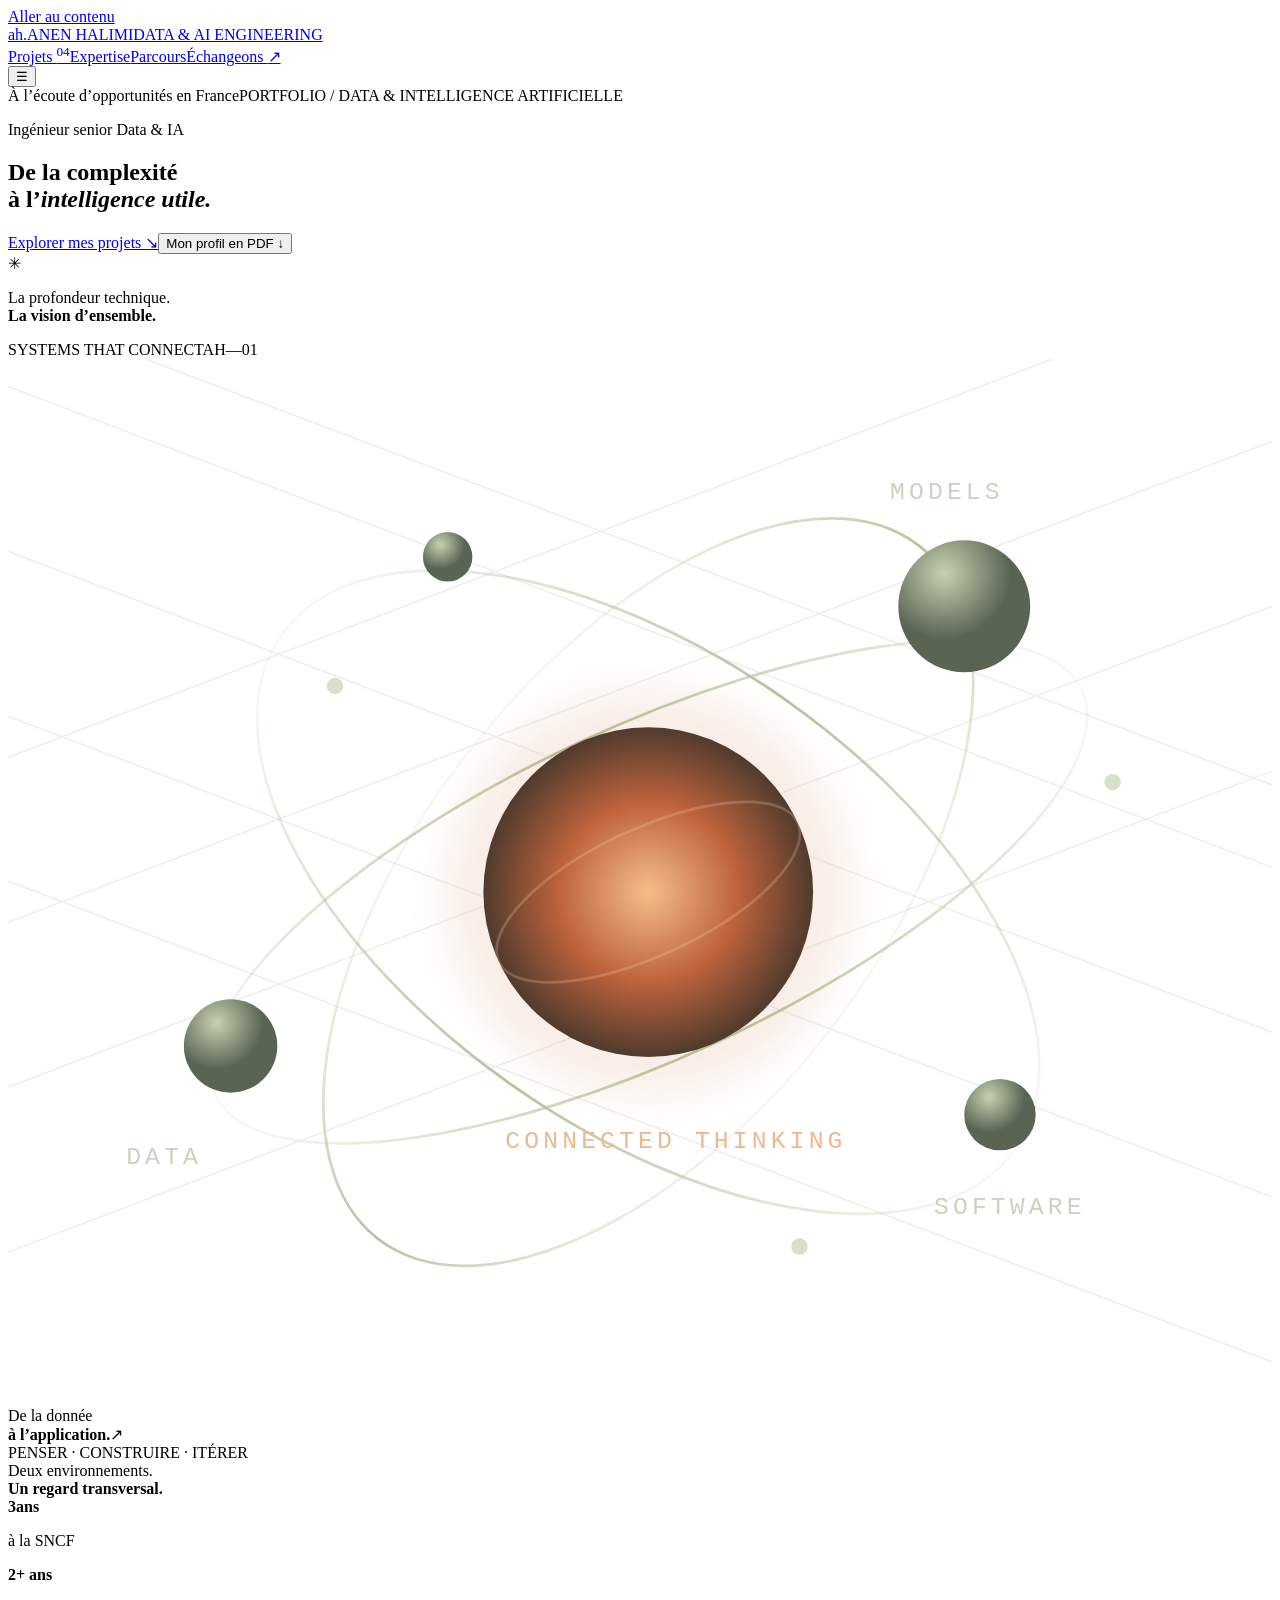
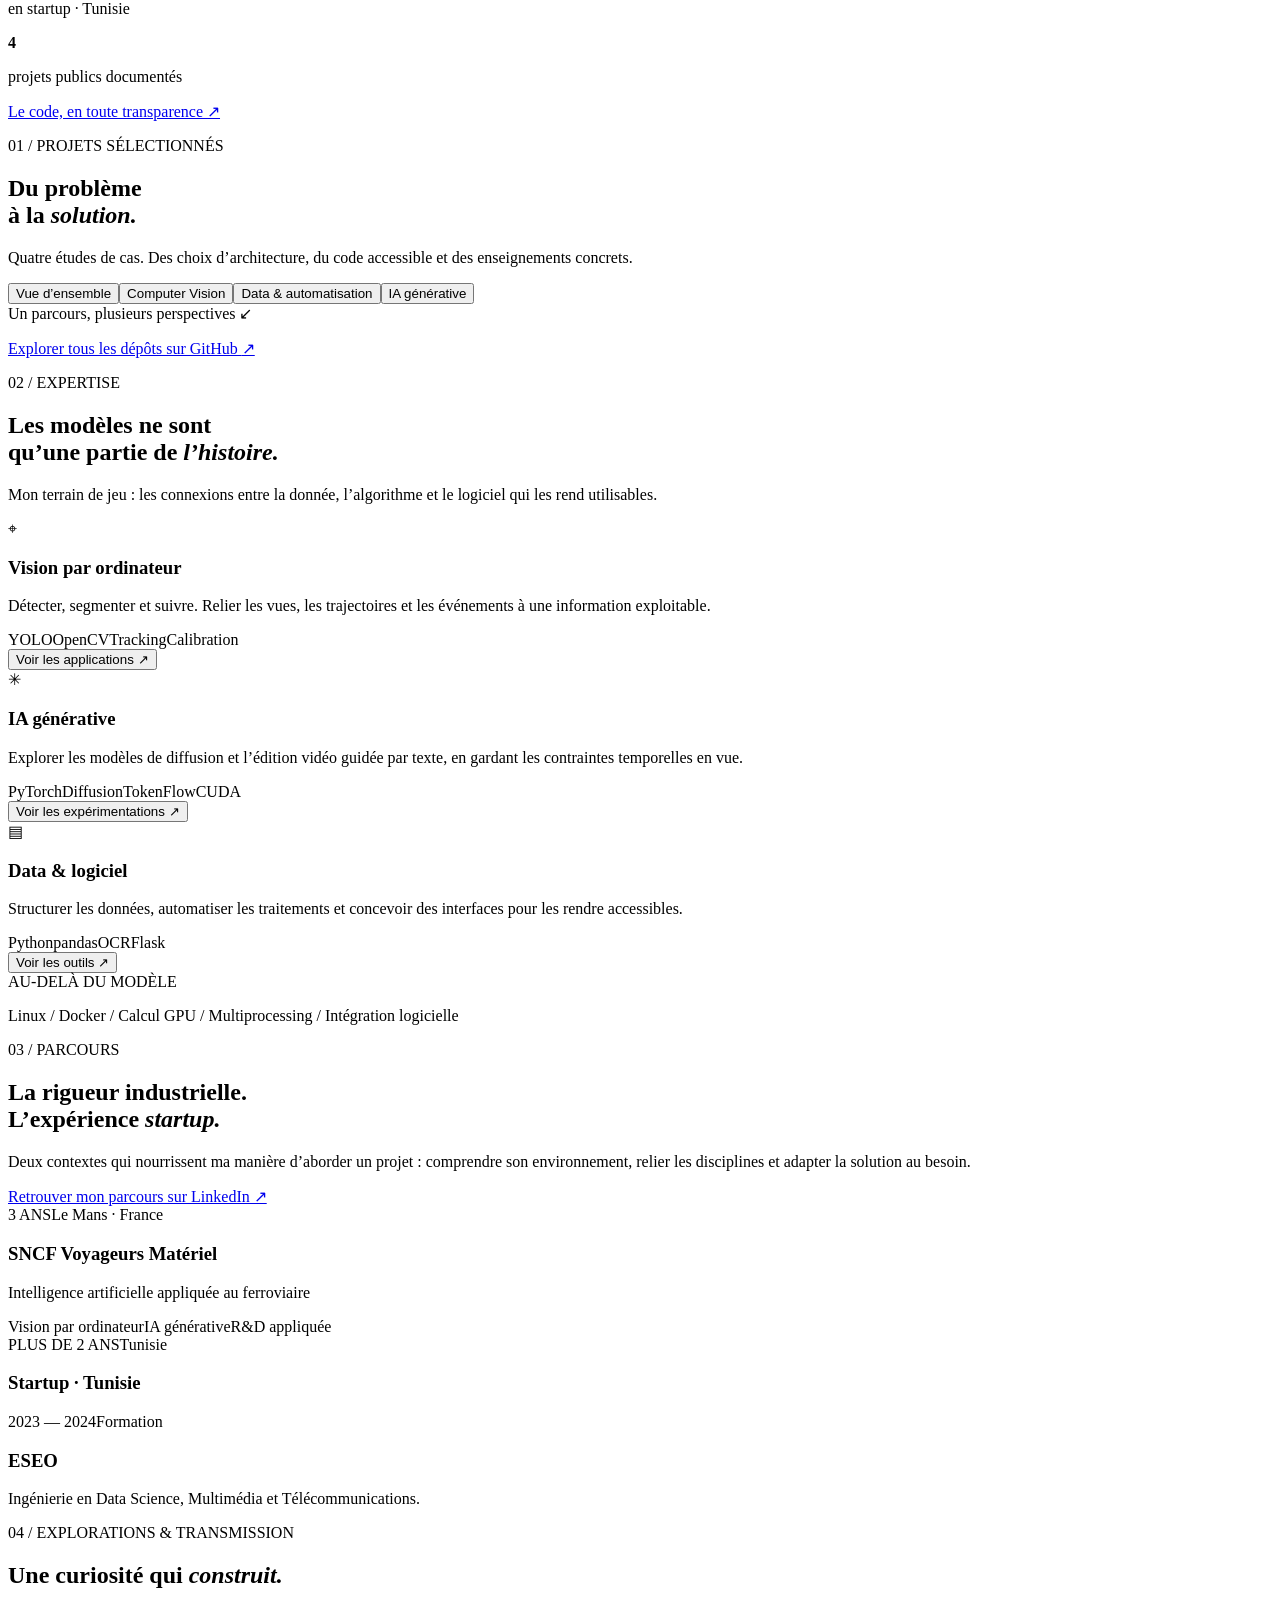
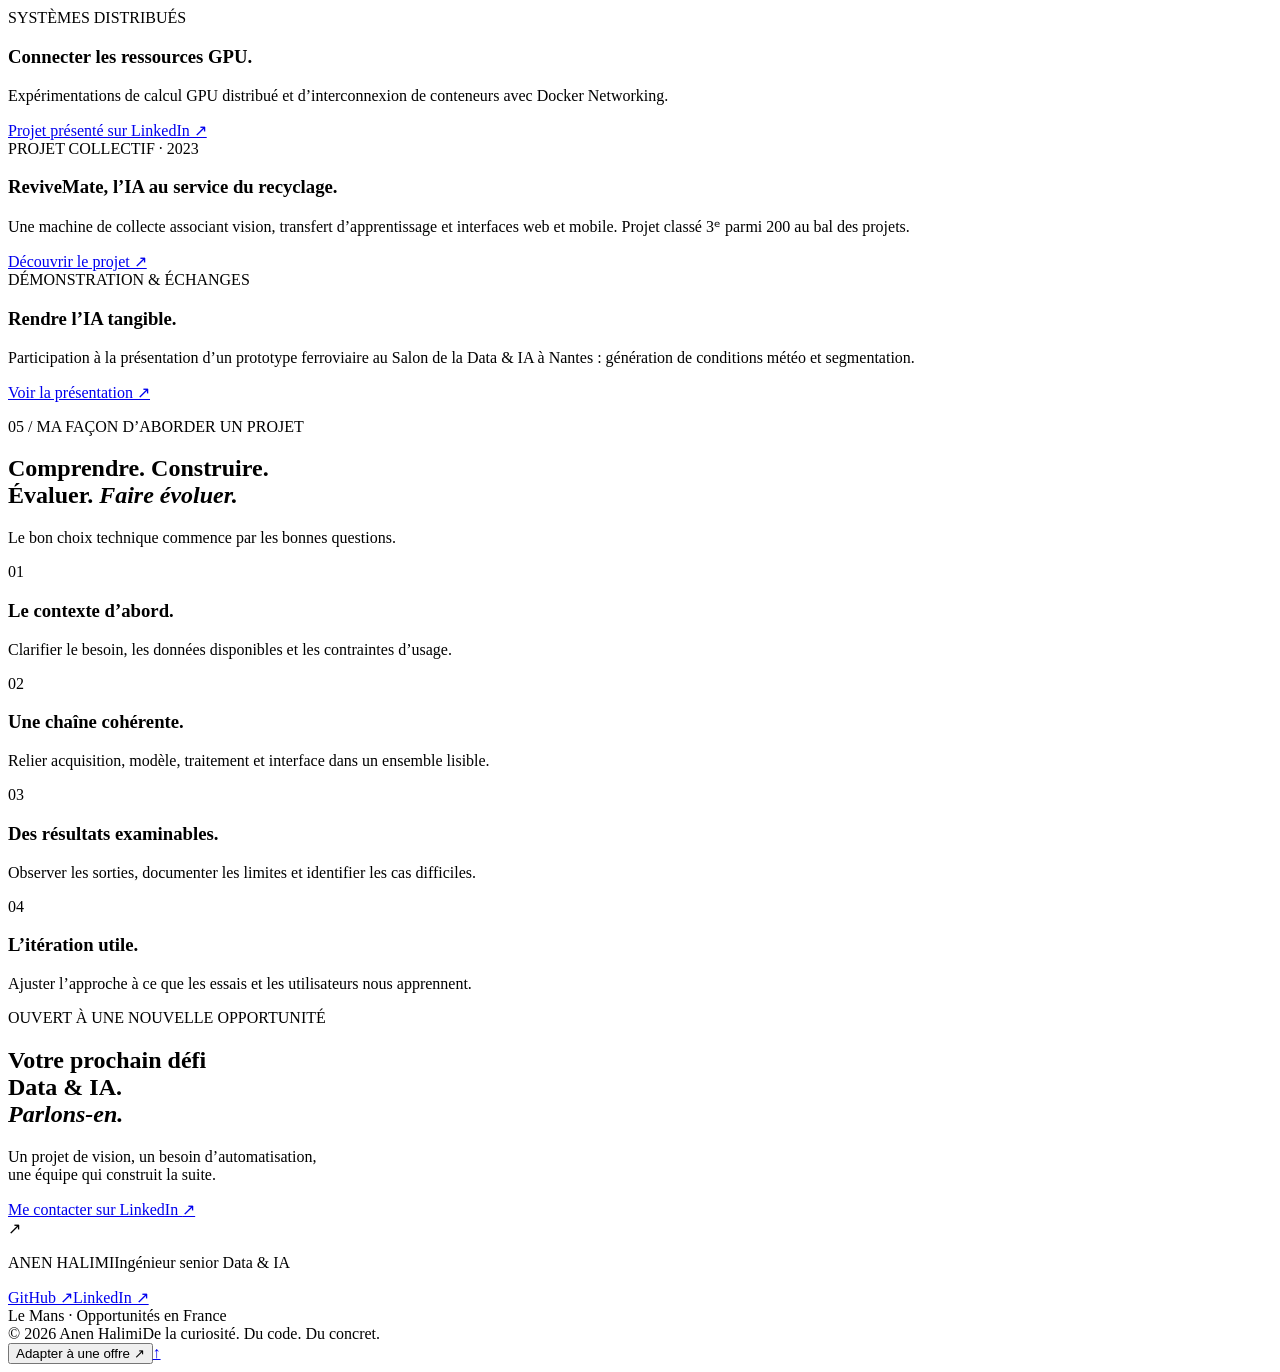
<file: src/index.html>
<!doctype html>
<html lang="fr">
<head>
  <meta charset="utf-8"><meta name="viewport" content="width=device-width,initial-scale=1">
  <meta name="description" content="Anen Halimi, ingénieur senior Data & IA. Vision par ordinateur, IA générative et automatisation. Découvrez mes projets et mon parcours.">
  <meta name="theme-color" content="#f5f4ee"><meta property="og:title" content="Anen Halimi — Ingénieur senior Data & IA"><meta property="og:description" content="Des modèles aux applications : Computer Vision, IA générative et automatisation documentaire."><meta property="og:type" content="website">
  <title>Anen Halimi — Ingénieur senior Data & IA</title>
  <link rel="icon" href="data:image/svg+xml,%3Csvg xmlns='http://www.w3.org/2000/svg' viewBox='0 0 64 64'%3E%3Crect width='64' height='64' rx='15' fill='%23262a25'/%3E%3Ctext x='32' y='43' text-anchor='middle' fill='%23f5f4ee' font-family='Arial' font-size='31'%3Eah%3C/text%3E%3C/svg%3E">
  <style id="site-styles">/* INLINE_STYLES */</style>
</head>
<body>
<a class="skip-link" href="#main">Aller au contenu</a><div class="scroll-progress" aria-hidden="true"></div>
<header><div class="wrap navigation"><a href="#" class="logo" aria-label="Anen Halimi, accueil">ah<span class="logo-dot">.</span><span class="logo-name">ANEN HALIMI<span>DATA & AI ENGINEERING</span></span></a><nav aria-label="Navigation principale"><a href="#projets">Projets <sup>04</sup></a><a href="#expertise">Expertise</a><a href="#parcours">Parcours</a><a href="#contact" class="nav-contact">Échangeons <span>↗</span></a></nav><button class="menu-toggle" aria-label="Ouvrir le menu" aria-expanded="false">☰</button></div></header>
<main id="main">
  <section class="wrap hero" aria-labelledby="hero-heading"><div class="hero-top"><span class="availability"><span class="status-dot"></span>À l’écoute d’opportunités en France</span><span class="edition">PORTFOLIO / DATA & INTELLIGENCE ARTIFICIELLE</span></div><div class="hero-grid"><div class="hero-copy"><p class="overline" id="role-title">Ingénieur senior Data & IA</p><h1 id="hero-heading">De la complexité<br>à l’<em>intelligence utile.</em></h1><p class="hero-intro" id="hero-pitch"></p><p id="target-company" class="target-company" hidden></p><div class="hero-actions"><a class="button primary" href="#projets">Explorer mes projets <span>↘</span></a><button class="plain-button" id="print-profile">Mon profil en PDF <span>↓</span></button></div><div class="hero-footnote"><span class="small-cross">✳</span><p>La profondeur technique.<br><strong>La vision d’ensemble.</strong></p></div></div>
  <div class="hero-art" role="img" aria-label="Illustration d’un réseau reliant données, modèles et applications"><div class="art-meta"><span><i></i> SYSTEMS THAT CONNECT</span><span>AH—01</span></div><svg class="network" viewBox="0 0 460 380" aria-hidden="true"><defs><radialGradient id="orb"><stop offset="0" stop-color="#f6bd89"/><stop offset=".55" stop-color="#bd623c"/><stop offset="1" stop-color="#503b2d"/></radialGradient><radialGradient id="orb-small" cx="35%" cy="25%"><stop stop-color="#c7d1b1"/><stop offset="1" stop-color="#596453"/></radialGradient><linearGradient id="path-line"><stop stop-color="#b5c39b" stop-opacity=".1"/><stop offset=".5" stop-color="#b5c39b"/><stop offset="1" stop-color="#b5c39b" stop-opacity=".1"/></linearGradient><filter id="glow"><feGaussianBlur stdDeviation="7"/></filter></defs><g stroke="#9aa78e" stroke-width=".6" opacity=".16"><path d="M0 130 460 305M0 190 460 365M0 70 460 245M0 10 460 185M50 0 460 155M0 325 460 150M0 265 460 90M0 205 460 30M0 145 380 0"/></g><g fill="none" stroke="url(#path-line)" stroke-width="1"><ellipse cx="233" cy="194" rx="174" ry="60" transform="rotate(-25 233 194)"/><ellipse cx="233" cy="194" rx="163" ry="86" transform="rotate(35 233 194)"/><ellipse cx="233" cy="194" rx="83" ry="160" transform="rotate(38 233 194)"/></g><circle cx="233" cy="194" r="74" fill="#d98957" opacity=".14" filter="url(#glow)"/><circle cx="233" cy="194" r="60" fill="url(#orb)"/><ellipse cx="233" cy="194" rx="60" ry="23" fill="none" stroke="#f4d4b4" stroke-opacity=".24" transform="rotate(-25 233 194)"/><g fill="url(#orb-small)"><circle cx="81" cy="250" r="17"/><circle cx="348" cy="90" r="24"/><circle cx="361" cy="275" r="13"/><circle cx="160" cy="72" r="9"/></g><g fill="#d8e0c8"><circle class="signal signal-one" cx="119" cy="119" r="3"/><circle class="signal signal-two" cx="288" cy="323" r="3"/><circle class="signal signal-three" cx="402" cy="154" r="3"/></g><g fill="#cbd2c1" font-family="monospace" font-size="9" letter-spacing="1.5"><text x="43" y="293">DATA</text><text x="321" y="51">MODELS</text><text x="337" y="311">SOFTWARE</text><text x="181" y="287" fill="#ecb890">CONNECTED THINKING</text></g></svg><div class="art-caption"><span>De la donnée<br><strong>à l’application.</strong></span><span class="art-arrow">↗</span></div><div class="art-stamp">PENSER · CONSTRUIRE · ITÉRER</div></div></div>
  <div class="proof-strip"><div class="proof-intro">Deux environnements.<br><strong>Un regard transversal.</strong></div><div class="proof"><strong>3<span>ans</span></strong><p>à la SNCF</p></div><div class="proof"><strong>2<span>+ ans</span></strong><p>en startup · Tunisie</p></div><div class="proof"><strong>4</strong><p>projets publics documentés</p></div><a class="github-proof" href="https://github.com/anen-halimi" target="_blank" rel="noopener noreferrer">Le code, en toute transparence <span>↗</span></a></div></section>

  <section class="wrap projects-section" id="projets"><div class="section-heading"><div><p class="overline"><span class="section-index">01 /</span> PROJETS SÉLECTIONNÉS</p><h2>Du problème<br>à la <em>solution.</em></h2></div><p class="section-description">Quatre études de cas. Des choix d’architecture, du code accessible et des enseignements concrets.</p></div><div class="focus-toolbar"><div class="focus-buttons" role="group" aria-label="Angle de lecture des projets"><button data-focus="all" aria-pressed="true">Vue d’ensemble</button><button data-focus="vision" aria-pressed="false">Computer Vision</button><button data-focus="data" aria-pressed="false">Data & automatisation</button><button data-focus="genai" aria-pressed="false">IA générative</button></div><span class="toolbar-note">Un parcours, plusieurs perspectives ↙</span></div><p id="focus-announcement" class="sr-only" aria-live="polite"></p><div class="project-grid" id="project-grid"></div><a class="all-github" href="https://github.com/anen-halimi?tab=repositories" target="_blank" rel="noopener noreferrer">Explorer tous les dépôts sur GitHub <span>↗</span></a></section>

  <section class="expertise-section" id="expertise"><div class="wrap"><div class="section-heading"><div><p class="overline"><span class="section-index">02 /</span> EXPERTISE</p><h2>Les modèles ne sont<br>qu’une partie de <em>l’histoire.</em></h2></div><p class="section-description">Mon terrain de jeu : les connexions entre la donnée, l’algorithme et le logiciel qui les rend utilisables.</p></div><div class="expertise-grid"><article><span class="expertise-icon">⌖</span><h3>Vision par ordinateur</h3><p>Détecter, segmenter et suivre. Relier les vues, les trajectoires et les événements à une information exploitable.</p><div class="tags"><span>YOLO</span><span>OpenCV</span><span>Tracking</span><span>Calibration</span></div><button class="expertise-link" data-jump="vision">Voir les applications <span>↗</span></button></article><article><span class="expertise-icon">✳</span><h3>IA générative</h3><p>Explorer les modèles de diffusion et l’édition vidéo guidée par texte, en gardant les contraintes temporelles en vue.</p><div class="tags"><span>PyTorch</span><span>Diffusion</span><span>TokenFlow</span><span>CUDA</span></div><button class="expertise-link" data-jump="genai">Voir les expérimentations <span>↗</span></button></article><article><span class="expertise-icon">▤</span><h3>Data & logiciel</h3><p>Structurer les données, automatiser les traitements et concevoir des interfaces pour les rendre accessibles.</p><div class="tags"><span>Python</span><span>pandas</span><span>OCR</span><span>Flask</span></div><button class="expertise-link" data-jump="data">Voir les outils <span>↗</span></button></article></div><div class="systems-line"><span class="overline">AU-DELÀ DU MODÈLE</span><p>Linux <span>/</span> Docker <span>/</span> Calcul GPU <span>/</span> Multiprocessing <span>/</span> Intégration logicielle</p></div></div></section>

  <section class="wrap experience-section" id="parcours"><div class="experience-intro"><p class="overline"><span class="section-index">03 /</span> PARCOURS</p><h2>La rigueur industrielle.<br>L’expérience <em>startup.</em></h2><p>Deux contextes qui nourrissent ma manière d’aborder un projet : comprendre son environnement, relier les disciplines et adapter la solution au besoin.</p><a class="inline-link" href="https://www.linkedin.com/in/anen-halimi-55499b262/" target="_blank" rel="noopener noreferrer">Retrouver mon parcours sur LinkedIn ↗</a></div><div class="timeline"><article><div class="timeline-head"><span class="timeline-marker"></span><span class="duration">3 ANS</span><span class="muted">Le Mans · France</span></div><h3>SNCF Voyageurs Matériel</h3><p class="timeline-role">Intelligence artificielle appliquée au ferroviaire</p><p id="sncf-description"></p><div class="tags"><span>Vision par ordinateur</span><span>IA générative</span><span>R&D appliquée</span></div></article><article><div class="timeline-head"><span class="timeline-marker"></span><span class="duration">PLUS DE 2 ANS</span><span class="muted">Tunisie</span></div><h3 id="startup-name">Startup · Tunisie</h3><p id="startup-description"></p></article><article class="education"><div class="timeline-head"><span class="timeline-marker"></span><span class="duration">2023 — 2024</span><span class="muted">Formation</span></div><h3>ESEO</h3><p>Ingénierie en Data Science, Multimédia et Télécommunications.</p></article></div></section>

  <section class="wrap beyond-section"><div class="section-heading compact"><div><p class="overline"><span class="section-index">04 /</span> EXPLORATIONS & TRANSMISSION</p><h2>Une curiosité qui <em>construit.</em></h2></div></div><div class="beyond-grid"><article><span class="mini-label">SYSTÈMES DISTRIBUÉS</span><h3>Connecter les ressources GPU.</h3><p>Expérimentations de calcul GPU distribué et d’interconnexion de conteneurs avec Docker Networking.</p><a href="https://www.linkedin.com/in/anen-halimi-55499b262/" target="_blank" rel="noopener noreferrer">Projet présenté sur LinkedIn ↗</a></article><article><span class="mini-label">PROJET COLLECTIF · 2023</span><h3>ReviveMate, l’IA au service du recyclage.</h3><p>Une machine de collecte associant vision, transfert d’apprentissage et interfaces web et mobile. Projet classé 3ᵉ parmi 200 au bal des projets.</p><a href="https://www.linkedin.com/posts/anen-halimi-55499b262_revivemate-the-first-reverse-vending-machine-activity-7066918207931985920-A75d" target="_blank" rel="noopener noreferrer">Découvrir le projet ↗</a></article><article><span class="mini-label">DÉMONSTRATION & ÉCHANGES</span><h3>Rendre l’IA tangible.</h3><p>Participation à la présentation d’un prototype ferroviaire au Salon de la Data & IA à Nantes : génération de conditions météo et segmentation.</p><a href="https://fr.linkedin.com/posts/anen-halimi-55499b262_fier-de-voir-ce-prototype-mis-en-avant-au-activity-7374068291838984192-A7HS" target="_blank" rel="noopener noreferrer">Voir la présentation ↗</a></article></div></section>

  <section class="method-section"><div class="wrap"><div class="section-heading compact"><div><p class="overline"><span class="section-index">05 /</span> MA FAÇON D’ABORDER UN PROJET</p><h2>Comprendre. Construire.<br>Évaluer. <em>Faire évoluer.</em></h2></div><p class="section-description">Le bon choix technique commence par les bonnes questions.</p></div><div class="method-grid"><article><span>01</span><h3>Le contexte d’abord.</h3><p>Clarifier le besoin, les données disponibles et les contraintes d’usage.</p></article><article><span>02</span><h3>Une chaîne cohérente.</h3><p>Relier acquisition, modèle, traitement et interface dans un ensemble lisible.</p></article><article><span>03</span><h3>Des résultats examinables.</h3><p>Observer les sorties, documenter les limites et identifier les cas difficiles.</p></article><article><span>04</span><h3>L’itération utile.</h3><p>Ajuster l’approche à ce que les essais et les utilisateurs nous apprennent.</p></article></div></div></section>

  <section class="wrap contact-section" id="contact"><div class="contact-box"><div><p class="overline"><span class="status-dot"></span> OUVERT À UNE NOUVELLE OPPORTUNITÉ</p><h2>Votre prochain défi<br>Data & IA.<br><em>Parlons-en.</em></h2><p>Un projet de vision, un besoin d’automatisation,<br>une équipe qui construit la suite.</p><a id="contact-primary" class="button light" href="https://www.linkedin.com/in/anen-halimi-55499b262/" target="_blank" rel="noopener noreferrer">Me contacter sur LinkedIn <span>↗</span></a></div><div class="contact-side"><div class="contact-symbol" aria-hidden="true">↗</div><p>ANEN HALIMI<span>Ingénieur senior Data & IA</span></p><div class="contact-links"><a href="https://github.com/anen-halimi" target="_blank" rel="noopener noreferrer">GitHub ↗</a><a href="https://www.linkedin.com/in/anen-halimi-55499b262/" target="_blank" rel="noopener noreferrer">LinkedIn ↗</a></div><span class="contact-location">Le Mans · Opportunités en France</span></div></div></section>
</main>
<footer class="wrap"><span>© <span id="year">2026</span> Anen Halimi</span><span>De la curiosité. Du code. Du concret.</span><div><button id="tailor-button" class="owner-control">Adapter à une offre ↗</button><a href="#main" aria-label="Retour en haut">↑</a></div></footer>
<dialog id="case-dialog" aria-labelledby="case-title"><div class="dialog-top"><span class="overline">DANS LES COULISSES DU PROJET</span><button type="button" class="close-dialog" aria-label="Fermer l’étude de cas">×</button></div><div id="case-content"></div></dialog>
<dialog id="tailor-dialog" aria-labelledby="tailor-title"><div class="dialog-top"><span class="overline">ATELIER CANDIDATURE</span><button type="button" class="close-dialog" aria-label="Fermer la personnalisation">×</button></div><div class="tailor-body"><h2 id="tailor-title">Le bon angle.<br>Pour la bonne <em>opportunité.</em></h2><p>Colle une offre pour repérer les compétences communes à tes projets et préparer une version ciblée. L’analyse se fait dans ton navigateur, sans envoi de l’offre.</p><label class="field">L’offre d’emploi<textarea id="job-text" rows="5" placeholder="Intitulé du poste, missions, compétences recherchées…" maxlength="15000"></textarea></label><button id="analyze-job" type="button" class="button primary">Repérer les correspondances <span>↗</span></button><div id="job-analysis" role="status" aria-live="polite"></div><form id="tailor-form"><div class="form-grid"><label class="field">Angle de présentation<select id="focus-select" name="focus"><option value="all">Ingénieur senior Data & IA</option><option value="vision">Computer Vision</option><option value="data">Data & automatisation</option><option value="genai">IA générative</option></select></label><label class="field">Entreprise visée (facultatif)<input name="company" maxlength="120" placeholder="Nom de l’entreprise"></label><label class="field wide">Titre professionnel<input name="customTitle" maxlength="150"></label><label class="field wide">Présentation ciblée<textarea name="customPitch" rows="4" maxlength="1600"></textarea></label></div><details class="personal-details"><summary>Compléter mes informations et mon parcours</summary><div class="form-grid"><label class="field wide">E-mail professionnel (facultatif)<input type="email" name="email" maxlength="200" placeholder="prenom@exemple.fr"></label><label class="field wide">Nom de la startup<input name="startup" maxlength="160"></label><label class="field wide">Expérience en startup<textarea name="startupDescription" maxlength="2000" rows="3"></textarea></label><label class="field wide">Expérience SNCF<textarea name="sncfDescription" maxlength="2000" rows="3"></textarea></label></div></details><p class="editor-note">Les correspondances sont indicatives et fondées sur des mots-clés. Relis l’offre et ajuste les textes à ton expérience réelle avant de les partager.</p><div class="editor-actions"><button class="button primary" type="submit">Appliquer au portfolio ↗</button><button class="button outline" type="button" id="export-html">Exporter la version HTML ↓</button></div><p id="save-status" role="status" aria-live="polite"></p></form></div></dialog>
<div id="toast" role="status" aria-live="polite"></div>
<noscript><p class="wrap">Active JavaScript pour consulter les études de cas interactives. Les projets sont également disponibles sur <a href="https://github.com/anen-halimi">GitHub</a>.</p></noscript>
<script type="application/json" id="portfolio-data">/* INLINE_DATA */</script>
<script id="site-script">/* INLINE_SCRIPT */</script>
</body></html>
</file>
